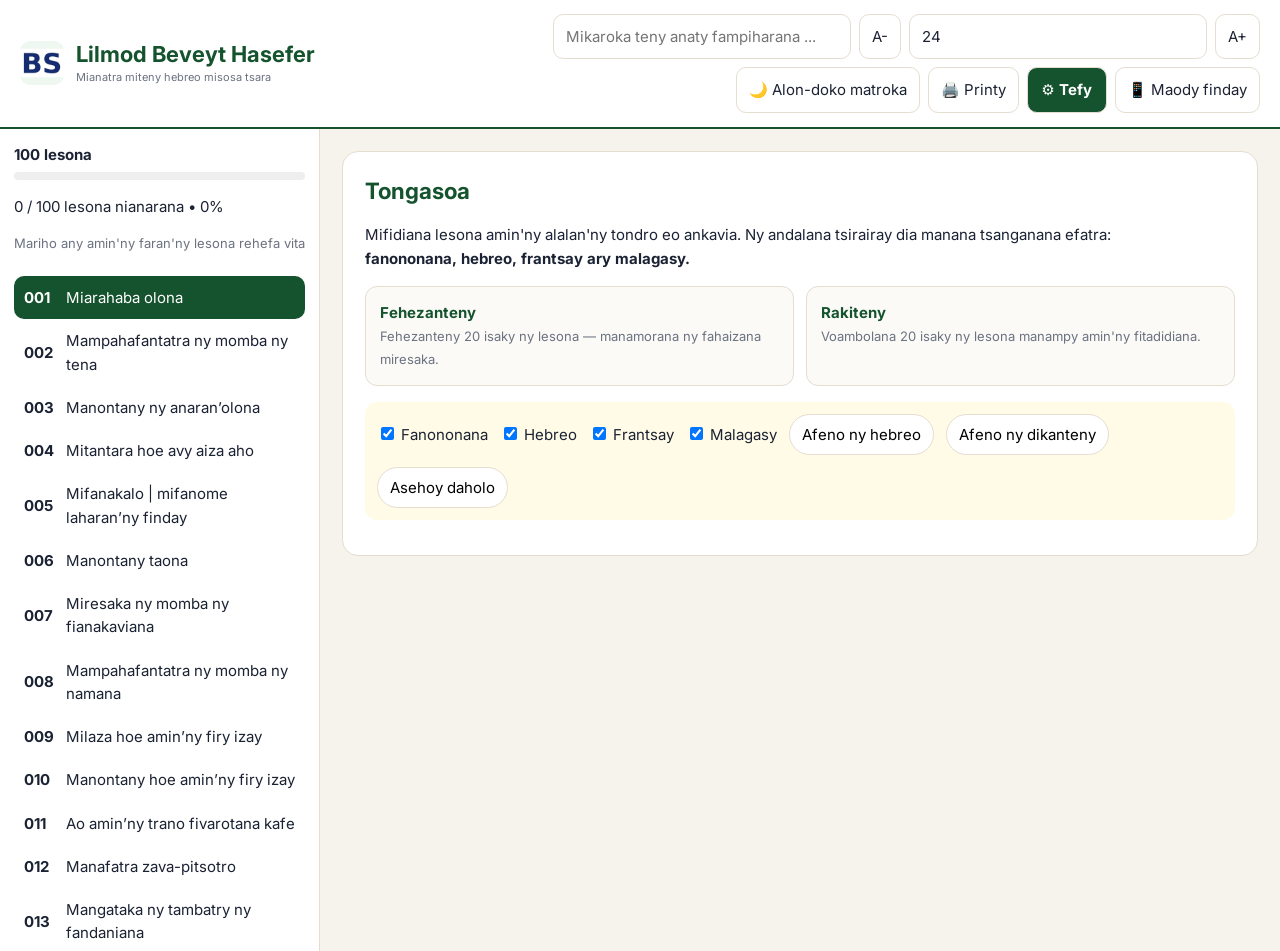
<file: index.html>
<!DOCTYPE html>
<html lang="mg"><head><meta charset="UTF-8"><meta name="viewport" content="width=device-width,initial-scale=1">
<title>Lilmod Beveyt Hasefer</title>
<link rel="stylesheet" href="style.css">
<link rel="icon" type="image/png" href="Logo.png">
<link rel="apple-touch-icon" href="Logo.png">
<link rel="manifest" href="manifest.json">
<meta name="theme-color" content="#14532d">
<link rel="preconnect" href="https://fonts.googleapis.com">
<link href="https://fonts.googleapis.com/css2?family=Frank+Ruhl+Libre:wght@400;500;700&family=Inter:wght@400;500;600;700&display=swap" rel="stylesheet">
</head><body>
<!-- SPLASH: miseho mandritra ny chargement, Splash.png no fond -->
<div id="splash" role="status" aria-label="Miandry kely…"><img class="splash-img" src="Splash.png" alt="" onerror="this.remove()"><div class="splash-box"><div class="splash-title">Lilmod Beveyt Hasefer</div><div class="splash-sub">Hébreu • Prononciation • Français • Malagasy</div><div class="splash-loader"></div><p class="splash-wait">Miandry kely…</p></div></div>
<div id="drawerOverlay" class="drawer-overlay"></div><header class="topbar"><button id="menuBtn" class="menu-btn" type="button" aria-label="Sokafy ny lisitry ny lesona" aria-controls="sidebar" aria-expanded="false">☰</button><div class="brand"><img class="logo-img" src="Logo.png" alt=""><div><h1>Lilmod Beveyt Hasefer</h1><p>Mianatra miteny hebreo misosa tsara</p></div></div>
<div class="controls"><input id="search" type="search" placeholder="Mikaroka teny anaty fampiharana ..." autocomplete="off"><button id="fontMinus" type="button" title="Hampihena ny soratra">A-</button><input id="fontSize" type="number" min="12" max="48" value="24" aria-label="Haben'ny soratra hebreo"><button id="fontPlus" type="button" title="Hampitombo ny soratra">A+</button><button id="toggleDark" type="button">🌙 Alon-doko matroka</button><button id="printBtn" type="button">🖨️ Printy</button><a class="settings-link" href="tefy.html">⚙️ Tefy</a><button id="mobileBtn" type="button">📱 Maody finday</button></div></header>
<div class="layout"><aside id="sidebar"><div class="side-head"><span id="count"></span><div class="progress"><div id="bar"></div></div><p id="progressTxt"></p><p class="hint">Mariho any amin'ny faran'ny lesona rehefa vita</p></div><div id="lessonList"></div></aside>
<main id="main"><div id="welcome" class="welcome"><h2>Tongasoa</h2><p>Mifidiana lesona amin'ny alalan'ny tondro eo ankavia. Ny andalana tsirairay dia manana tsanganana efatra: <br> <b>fanononana, hebreo, frantsay ary malagasy.</b></p>
<div class="cards"><div class="card"><b>Fehezanteny</b><span>Fehezanteny 20 isaky ny lesona — manamorana ny fahaizana miresaka.</span></div><div class="card"><b>Rakiteny</b><span>Voambolana 20 isaky ny lesona manampy amin'ny fitadidiana.</span></div></div>
<div class="toggles"><label><input type="checkbox" id="colPron" checked> Fanononana</label><label><input type="checkbox" id="colHe" checked> Hebreo</label><label><input type="checkbox" id="colFr" checked> Frantsay</label><label><input type="checkbox" id="colMg" checked> Malagasy</label><button id="hideHe" type="button">Afeno ny hebreo</button><button id="hideTrad" type="button">Afeno ny dikanteny</button><button id="showAll" type="button">Asehoy daholo</button></div>
<p class="tip"></p></div><div id="searchResults" class="search-results" hidden></div><div id="lessonView"></div></main></div>
<script src="local-fonts.js"></script>
<script src="script.js"></script>
<script src="search.js"></script></body></html>
</file>
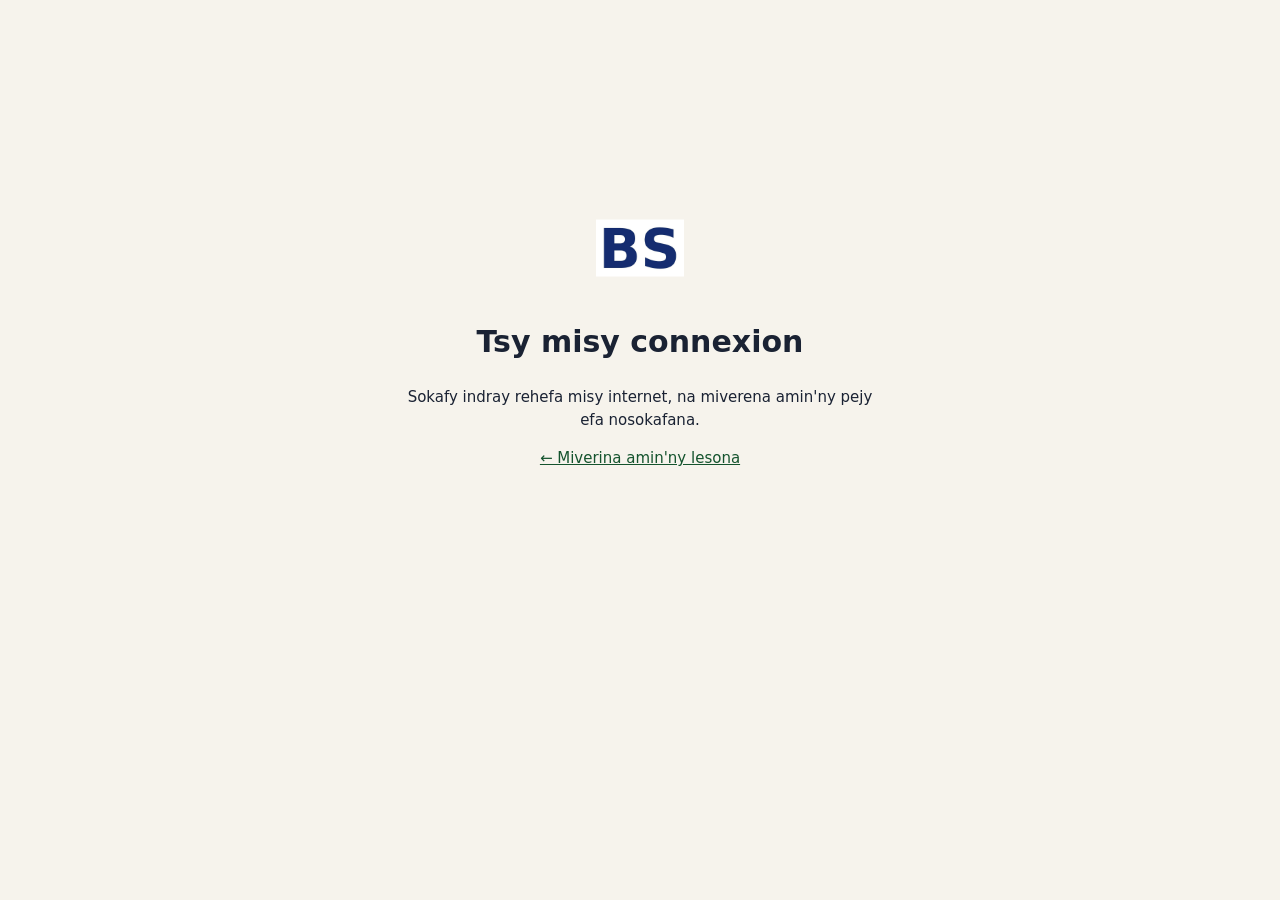
<file: offline.html>
<!DOCTYPE html><html lang="mg"><head><meta charset="UTF-8"><meta name="viewport" content="width=device-width,initial-scale=1">
<title>Tsy misy connexion — Lilmod</title><link rel="stylesheet" href="style.css"><meta name="theme-color" content="#14532d"></head>
<body><main style="max-width:520px;margin:20vh auto;padding:24px;text-align:center">
<img src="Logo.png" alt="BS" style="width:88px;height:88px;object-fit:contain">
<h1>Tsy misy connexion</h1><p>Sokafy indray rehefa misy internet, na miverena amin'ny pejy efa nosokafana.</p>
<p><a href="./index.html">← Miverina amin'ny lesona</a></p></main></body></html>
</file>
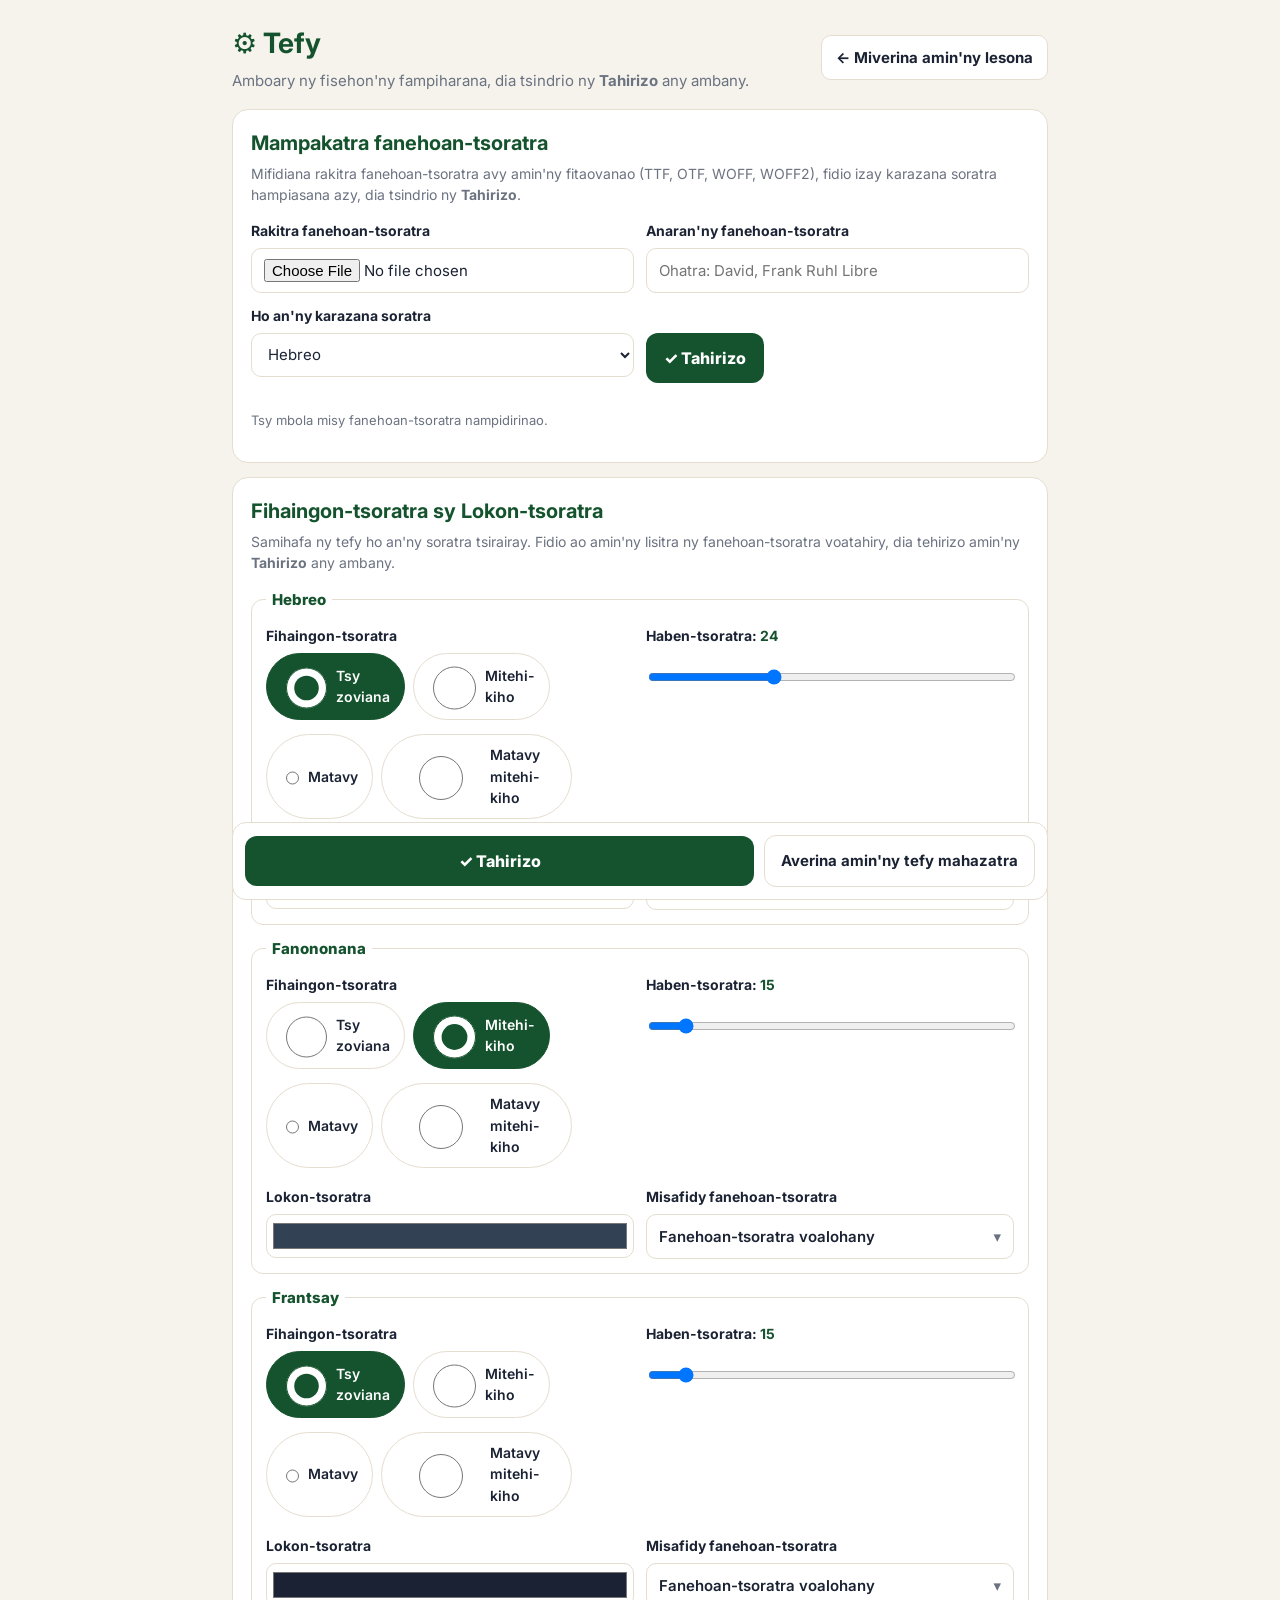
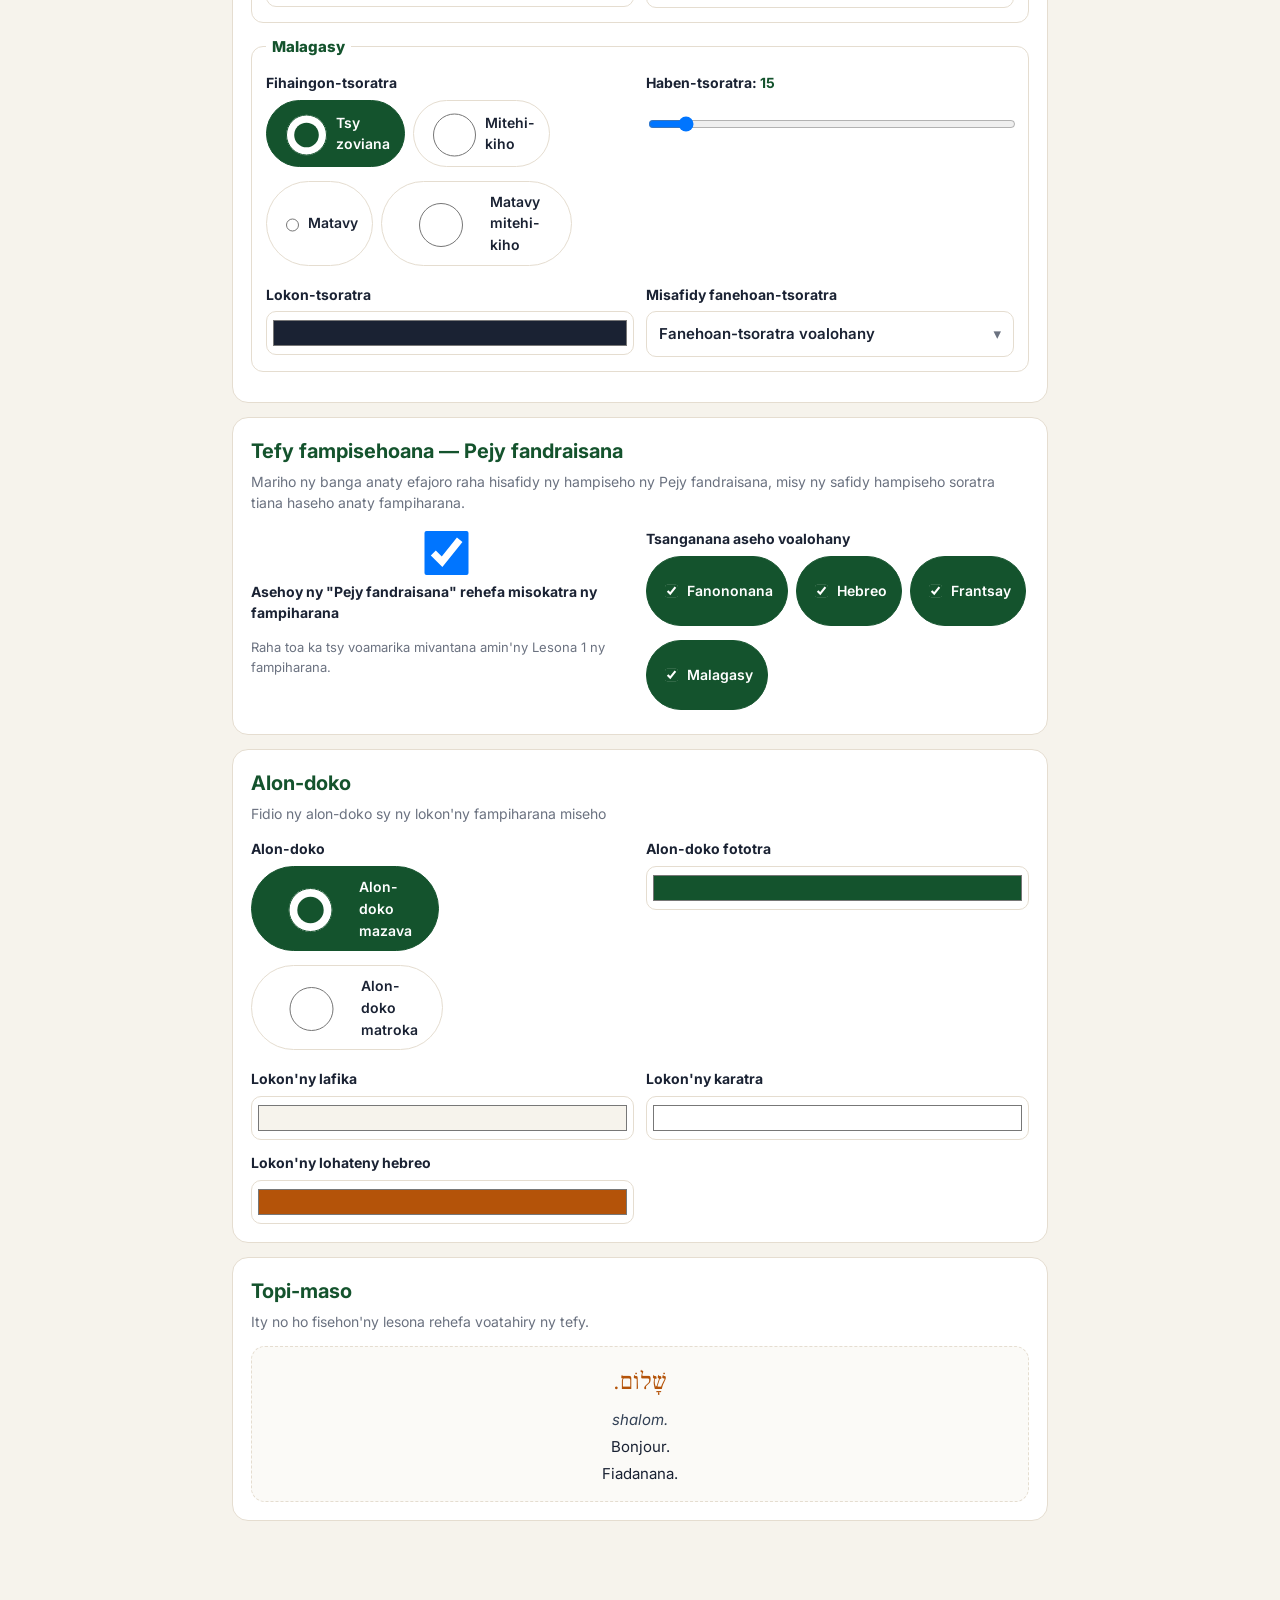
<file: tefy.html>
<!DOCTYPE html>
<html lang="mg"><head><meta charset="UTF-8"><meta name="viewport" content="width=device-width,initial-scale=1">
<title>Tefy — Lilmod Beveyt Hasefer</title>
<link rel="stylesheet" href="style.css">
<link rel="icon" type="image/png" href="Logo.png">
<link rel="apple-touch-icon" href="Logo.png">
<link rel="manifest" href="manifest.json">
<meta name="theme-color" content="#14532d">
<link rel="preconnect" href="https://fonts.googleapis.com">
<link href="https://fonts.googleapis.com/css2?family=Frank+Ruhl+Libre:wght@400;500;700&family=Inter:wght@400;500;600;700&display=swap" rel="stylesheet">
</head><body>
<div id="splash" role="status" aria-label="Miandry kely…"><img class="splash-img" src="Splash.png" alt="" onerror="this.remove()"><div class="splash-box"><div class="splash-title">Lilmod Beveyt Hasefer</div><div class="splash-sub">Hebreo • Fanononana • Frantsay • Malagasy</div><div class="splash-loader" aria-hidden="true"></div><p class="splash-wait">Miandry kely…</p></div></div>
<main class="tefy-page">
<div class="tefy-top"><div><h1>⚙ Tefy</h1><p>Amboary ny fisehon'ny fampiharana, dia tsindrio ny <b>Tahirizo</b> any ambany.</p></div><a class="back-link" href="index.html">← Miverina amin'ny lesona</a></div>

<section class="tefy-card"><h2>Mampakatra fanehoan-tsoratra</h2><p>Mifidiana rakitra fanehoan-tsoratra avy amin'ny fitaovanao (TTF, OTF, WOFF, WOFF2), fidio izay karazana soratra hampiasana azy, dia tsindrio ny <b>Tahirizo</b>.</p>
<div class="tefy-grid">
<div class="field"><label for="fontFile">Rakitra fanehoan-tsoratra</label><input id="fontFile" type="file" accept=".ttf,.otf,.woff,.woff2,font/ttf,font/otf"></div>
<div class="field"><label for="fontName">Anaran'ny fanehoan-tsoratra</label><input id="fontName" type="text" placeholder="Ohatra: David, Frank Ruhl Libre"></div>
<div class="field"><label for="fontKind">Ho an'ny karazana soratra</label><select id="fontKind"><option value="he">Hebreo</option><option value="pron">Fanononana</option><option value="fr">Frantsay</option><option value="mg">Malagasy</option><option value="all">Rehetra</option></select></div>
<div class="field"><label>&nbsp;</label><button id="saveFontBtn" class="btn-save" type="button">✓ Tahirizo</button></div>
</div><p class="note" id="fontStatus"></p>
<div id="fontLibrary" class="font-library"></div></section>

<section class="tefy-card"><h2>Fihaingon-tsoratra sy Lokon-tsoratra</h2><p>Samihafa ny tefy ho an'ny soratra tsirairay. Fidio ao amin'ny lisitra ny fanehoan-tsoratra voatahiry, dia tehirizo amin'ny <b>Tahirizo</b> any ambany.</p>
<div id="textSettings"></div></section>

<section class="tefy-card"><h2>Tefy fampisehoana — Pejy fandraisana</h2><p>Mariho ny banga anaty efajoro raha hisafidy ny hampiseho ny Pejy fandraisana, misy ny safidy hampiseho soratra tiana haseho anaty fampiharana.</p>
<div class="tefy-grid"><div class="field"><label><input type="checkbox" id="showWelcome" checked> Asehoy ny "Pejy fandraisana" rehefa misokatra ny fampiharana</label><p class="note">Raha toa ka tsy voamarika mivantana amin'ny Lesona 1 ny fampiharana.</p></div>
<div class="field"><label>Tsanganana aseho voalohany</label><div class="seg"><label><input type="checkbox" id="col-pron" checked> Fanononana</label><label><input type="checkbox" id="col-he" checked> Hebreo</label><label><input type="checkbox" id="col-fr" checked> Frantsay</label><label><input type="checkbox" id="col-mg" checked> Malagasy</label></div></div></div></section>

<section class="tefy-card"><h2>Alon-doko</h2><p>Fidio ny alon-doko sy ny lokon'ny fampiharana miseho</p>
<div class="tefy-grid">
<div class="field"><label>Alon-doko</label><div class="seg" role="radiogroup"><label><input type="radio" name="theme" value="light"> Alon-doko mazava</label><label><input type="radio" name="theme" value="dark"> Alon-doko matroka</label></div></div>
<div class="field"><label for="brandColor">Alon-doko fototra</label><input id="brandColor" type="color" value="#14532d"></div>
<div class="field"><label for="bgColor">Lokon'ny lafika</label><input id="bgColor" type="color" value="#f6f3ec"></div>
<div class="field"><label for="cardColor">Lokon'ny karatra</label><input id="cardColor" type="color" value="#ffffff"></div>
<div class="field"><label for="accentColor">Lokon'ny lohateny hebreo</label><input id="accentColor" type="color" value="#b45309"></div>
</div></section>

<section class="tefy-card"><h2>Topi-maso</h2><p>Ity no ho fisehon'ny lesona rehefa voatahiry ny tefy.</p>
<div class="tefy-preview"><div class="pv-he">שָׁלוֹם.</div><div class="pv-pron">shalom.</div><div class="pv-fr">Bonjour.</div><div class="pv-mg">Fiadanana.</div></div></section>

<div class="tefy-actions"><button id="saveBtn" class="btn-save" type="button">✓ Tahirizo</button><button id="resetBtn" class="btn-reset" type="button">Averina amin'ny tefy mahazatra</button><span id="saveStatus" class="save-status" role="status"></span></div>
</main>
<script src="local-fonts.js"></script>
<script>
(function(){
var KEY='lilmod_settings', FONTKEY='lilmod_fonts';
var KINDS=[
 {id:'he', label:'Hebreo', sample:'שָׁלוֹם.', sampleClass:'he'},
 {id:'pron', label:'Fanononana', sample:'shalom.', sampleClass:''},
 {id:'fr', label:'Frantsay', sample:'Bonjour.', sampleClass:''},
 {id:'mg', label:'Malagasy', sample:'Fiadanana.', sampleClass:''}
];
var ALL=['he','pron','fr','mg'];
var DEFAULTS={theme:'light',brand:'#14532d',bg:'#f6f3ec',card:'#ffffff',accent:'#b45309',showWelcome:true,cols:{pron:true,he:true,fr:true,mg:true},
 he:{style:'normal',weight:'400',size:24,color:'#b45309',font:''}, pron:{style:'italic',weight:'400',size:15,color:'#334155',font:''},
 fr:{style:'normal',weight:'400',size:15,color:'#1a2233',font:''}, mg:{style:'normal',weight:'400',size:15,color:'#1a2233',font:''}};
function loadSettings(){try{var s=JSON.parse(localStorage.getItem(KEY)||'null');if(!s)return JSON.parse(JSON.stringify(DEFAULTS));var out=JSON.parse(JSON.stringify(DEFAULTS));Object.assign(out,s);KINDS.forEach(function(k){out[k.id]=Object.assign({},DEFAULTS[k.id],s[k.id]||{});});return out;}catch(e){return JSON.parse(JSON.stringify(DEFAULTS));}}
function loadFonts(){try{var f=JSON.parse(localStorage.getItem(FONTKEY)||'[]');return Array.isArray(f)?f:[];}catch(e){return [];}}
function saveFonts(f){ var onlyUser=(f||[]).filter(function(x){ return !x.isDefault && !isDefaultFont(x.name); }); localStorage.setItem(FONTKEY,JSON.stringify(onlyUser)); }
var S=loadSettings(), FONTS=loadFonts(); if(!S.cols) S.cols={pron:true,he:true,fr:true,mg:true};
// Fonts avy amin'ny dossier: ampiana amin'ny lisitra azo safidiana (tsy voatahiry ao amin'ny localStorage)
var DEFAULT_FONT_NAMES=['Ezra SIL','Playpen Variable','David','Lashon Qodesh','Lashon Megilah','Lashon Pictography','Roboto Condensed Light','Perpetua','Georgia','Cambria'];
function isDefaultFont(name){ return DEFAULT_FONT_NAMES.indexOf(name)>=0; }
function mergeBundled(){
 var b=window.__BUNDLED_FONTS||[];
 b.forEach(function(f){ var ex=FONTS.find(function(x){return x.name===f.name;}); var def=(f.isDefault===true)||isDefaultFont(f.name); if(!ex) FONTS.push({name:f.name,data:'',kinds:f.kinds,bundled:true,isDefault:def}); else { ex.isDefault=def; ex.bundled=true; } });
 var kindsFor={ 'Ezra SIL':['he'], 'Playpen Variable':['he'], 'David':['he'], 'Lashon Qodesh':['he'], 'Lashon Megilah':['he'], 'Lashon Pictography':['he'], 'Roboto Condensed Light':['pron','fr','mg'], 'Perpetua':['pron','fr','mg'], 'Georgia':['pron','fr','mg'], 'Cambria':['pron','fr','mg'] };
 DEFAULT_FONT_NAMES.forEach(function(n){ if(!FONTS.find(function(x){return x.name===n;})) FONTS.push({name:n,data:'',kinds:kindsFor[n],bundled:true,isDefault:true}); });
}
mergeBundled(); window.addEventListener('lilmod-fonts-ready',function(){ mergeBundled(); renderLibrary(); renderFontLists(); var st=document.getElementById('bundledFontsStatus'); if(st) st.textContent='✓ Fonts avy amin\'ny dossier: '+(window.__BUNDLED_FONTS||[]).length+' hita.'; });
var pendingFont=null; // {name, data} avy amin'ny rakitra, miandry ny Tahirizo ao amin'ny Mampakatra
function styleParts(v){if(v==='bold')return{style:'normal',weight:'700'};if(v==='italic')return{style:'italic',weight:'400'};if(v==='bolditalic')return{style:'italic',weight:'700'};return{style:'normal',weight:'400'};}
function currentStyle(v){if(v.style==='italic'&&v.weight==='700')return'bolditalic';if(v.weight==='700')return'bold';if(v.style==='italic')return'italic';return'normal';}
function registerFont(name,data){if(!name||!data)return;try{var ff=new FontFace(name,data);ff.load().then(function(l){document.fonts.add(l);}).catch(function(){});}catch(e){}}
FONTS.forEach(function(f){registerFont(f.name,f.data);});
function fontsFor(kind){return FONTS.filter(function(f){return f.kinds.indexOf(kind)>=0||f.kinds.indexOf('all')>=0;});}
function escHtml(s){return String(s||'').replace(/&/g,'&amp;').replace(/</g,'&lt;').replace(/>/g,'&gt;').replace(/"/g,'&quot;');}
function applyPreview(){
 var r=document.documentElement.style;
 r.setProperty('--brand',S.brand); r.setProperty('--bg',S.bg); r.setProperty('--card',S.card);
 r.setProperty('--he-color',S.he.color); r.setProperty('--pron-color',S.pron.color); r.setProperty('--fr-color',S.fr.color); r.setProperty('--mg-color',S.mg.color);
 r.setProperty('--he-size',S.he.size+'px'); r.setProperty('--pron-size',S.pron.size+'px'); r.setProperty('--fr-size',S.fr.size+'px'); r.setProperty('--mg-size',S.mg.size+'px');
 KINDS.forEach(function(k){var p=styleParts(currentStyle(S[k.id])); r.setProperty('--'+k.id+'-style',p.style); r.setProperty('--'+k.id+'-weight',p.weight);
  var fam=S[k.id].font||''; if(fam) r.setProperty('--font-'+(k.id==='he'?'hebrew':k.id), "'"+fam+"', serif");});
 document.body.classList.toggle('dark', S.theme==='dark');
}
/* --- Lisitra: fanehoan-tsoratra voatahiry isaky ny karazana --- */
function renderLibrary(){
 var box=document.getElementById('fontLibrary');
 var seen={}; var userFonts=[];
 FONTS.forEach(function(f){ if(seen[f.name]) return; seen[f.name]=1; var def=f.isDefault||isDefaultFont(f.name); if(!def) userFonts.push(f.name); });
 if(!userFonts.length){ box.innerHTML='<p class="note">Tsy mbola misy fanehoan-tsoratra nampidirinao.</p>'; return; }
 box.innerHTML='<ul class="font-names">'+userFonts.map(function(n){return '<li><span>'+escHtml(n)+'</span><button class="btn-del" type="button" data-del="'+escHtml(n)+'" aria-label="Fafao '+escHtml(n)+'">\u00d7</button></li>';}).join('')+'</ul>';
 box.querySelectorAll('[data-del]').forEach(function(b){b.addEventListener('click',function(){
  var name=b.getAttribute('data-del');
  if(isDefaultFont(name)){ document.getElementById('fontStatus').textContent='Tsy azo fafana ny font default: '+name+'.'; return; }
  FONTS=FONTS.filter(function(f){return f.name!==name;});
  saveFonts(FONTS); renderLibrary(); renderFontLists();
  document.getElementById('fontStatus').textContent='Voafafa ny fanehoan-tsoratra: '+name+'.';
 });});
}
/* --- Lisitra azo safidiana ao amin'ny tefy isaky ny karazana --- */
function renderFontLists(){
mergeBundled();
KINDS.forEach(function(k){
  var holder=document.getElementById('fontpicker-'+k.id); if(!holder)return;
  var list=fontsFor(k.id);
  var current=S[k.id].font||'';
  var currentLabel=current?current:'Fanehoan-tsoratra voalohany';
  holder.innerHTML='<button type="button" class="font-picker-btn" aria-haspopup="true" aria-expanded="false"><span class="font-picker-name">'+escHtml(currentLabel)+'</span><span class="font-picker-arrow" aria-hidden="true">▾</span></button>'
   +'<div class="font-popup" hidden><button type="button" class="font-popup-item" data-font=""><span>Fanehoan-tsoratra voalohany</span>'+(current===''?' <b>✓</b>':'')+'</button>'
   + list.map(function(f){return '<button type="button" class="font-popup-item" data-font="'+escHtml(f.name)+'"><span>'+escHtml(f.name)+'</span>'+(current===f.name?' <b>✓</b>':'')+'</button>';}).join('')
   +(list.length?'':'<p class="note" style="padding:8px 10px">Tsy mbola misy fanehoan-tsoratra voatahiry ho an\'ity karazana ity.</p>')
   +'</div>';
  var btn=holder.querySelector('.font-picker-btn'), popup=holder.querySelector('.font-popup');
  function closeOthers(){ document.querySelectorAll('.font-popup').forEach(function(p){ if(p!==popup){p.hidden=true;} }); document.querySelectorAll('.font-picker-btn').forEach(function(b){ if(b!==btn){b.setAttribute('aria-expanded','false');} }); }
  btn.addEventListener('click',function(e){ e.stopPropagation(); var open=popup.hidden; closeOthers(); popup.hidden=!open; btn.setAttribute('aria-expanded', open?'true':'false'); });
  popup.querySelectorAll('.font-popup-item').forEach(function(item){ item.addEventListener('click',function(){ S[k.id].font=item.getAttribute('data-font'); popup.hidden=true; btn.setAttribute('aria-expanded','false'); applyPreview(); renderFontLists(); }); });
 });
}
document.addEventListener('click',function(e){ if(!e.target.closest('.font-picker')){ document.querySelectorAll('.font-popup').forEach(function(p){p.hidden=true;}); document.querySelectorAll('.font-picker-btn').forEach(function(b){b.setAttribute('aria-expanded','false');}); }});
document.addEventListener('keydown',function(e){ if(e.key==='Escape'){ document.querySelectorAll('.font-popup').forEach(function(p){p.hidden=true;}); document.querySelectorAll('.font-picker-btn').forEach(function(b){b.setAttribute('aria-expanded','false');}); }});
var box=document.getElementById('textSettings');
box.innerHTML=KINDS.map(function(k){return '<fieldset style="border:1px solid var(--line);border-radius:12px;padding:14px;margin:0 0 12px"><legend style="font-weight:800;color:var(--brand);padding:0 6px">'+k.label+'</legend>'
 +'<div class="tefy-grid">'
 +'<div class="field"><label>Fihaingon-tsoratra</label><div class="seg"><label><input type="radio" name="style-'+k.id+'" value="normal"> Tsy zoviana</label><label><input type="radio" name="style-'+k.id+'" value="italic"> Mitehi-kiho</label><label><input type="radio" name="style-'+k.id+'" value="bold"> Matavy</label><label><input type="radio" name="style-'+k.id+'" value="bolditalic"> Matavy mitehi-kiho</label></div></div>'
 +'<div class="field"><label>Haben-tsoratra: <span class="range-val" id="sizeVal-'+k.id+'">'+S[k.id].size+'</span></label><input type="range" id="size-'+k.id+'" min="12" max="48" step="1" value="'+S[k.id].size+'"></div>'
 +'<div class="field"><label>Lokon-tsoratra</label><input type="color" id="color-'+k.id+'" value="'+S[k.id].color+'"></div>'
 +'<div class="field"><label>Misafidy fanehoan-tsoratra</label><div class="font-picker" id="fontpicker-'+k.id+'"></div></div>'
 +'</div></fieldset>';}).join('');
KINDS.forEach(function(k){
 document.querySelector('input[name="style-'+k.id+'"][value="'+currentStyle(S[k.id])+'"]').checked=true;
 var _sizeEl=document.getElementById('size-'+k.id); function _onSize(e){S[k.id].size=+e.target.value;document.getElementById('sizeVal-'+k.id).textContent=S[k.id].size;applyPreview();}
 _sizeEl.addEventListener('input',_onSize); _sizeEl.addEventListener('change',_onSize);
 var _colEl=document.getElementById('color-'+k.id); function _onCol(e){S[k.id].color=e.target.value;applyPreview();}
 _colEl.addEventListener('input',_onCol); _colEl.addEventListener('change',_onCol);
 document.querySelectorAll('input[name="style-'+k.id+'"]').forEach(function(r){r.addEventListener('change',function(){var p=styleParts(r.value);S[k.id].style=p.style;S[k.id].weight=p.weight;applyPreview();});});
});
document.querySelector('input[name="theme"][value="'+S.theme+'"]').checked=true;
document.getElementById('brandColor').value=S.brand;
document.getElementById('bgColor').value=S.bg;
document.getElementById('cardColor').value=S.card;
document.getElementById('accentColor').value=S.accent;
document.querySelectorAll('input[name="theme"]').forEach(function(r){r.addEventListener('change',function(){S.theme=r.value;applyPreview();});});
['brandColor','bgColor','cardColor','accentColor'].forEach(function(id){var el=document.getElementById(id);function _on(e){var key={brandColor:'brand',bgColor:'bg',cardColor:'card',accentColor:'accent'}[id];S[key]=e.target.value;if(key==='accent')S.he.color=e.target.value;applyPreview();} el.addEventListener('input',_on); el.addEventListener('change',_on);});
/* --- Mampakatra + Tahirizo avy hatrany --- */
document.getElementById('fontFile').addEventListener('change',function(e){
 var f=e.target.files[0]; if(!f)return;
 var name=(document.getElementById('fontName').value.trim()||f.name.replace(/\.[^.]+$/,''));
 var rd=new FileReader();
 rd.onload=function(){ pendingFont={name:name,data:rd.result}; document.getElementById('fontName').value=name; document.getElementById('fontStatus').textContent='Vonona ny fanehoan-tsoratra: '+name+'. Tsindrio ny Tahirizo.'; };
 rd.readAsDataURL(f);
});
document.getElementById('fontName').addEventListener('input',function(e){ if(pendingFont) pendingFont.name=e.target.value.trim(); });
document.getElementById('saveFontBtn').addEventListener('click',function(){
 var name=(document.getElementById('fontName').value.trim()||(pendingFont&&pendingFont.name)||'');
 var kind=document.getElementById('fontKind').value;
 var status=document.getElementById('fontStatus');
 if(!name){ status.textContent='Soraty aloha ny anaran\'ny fanehoan-tsoratra, na fidio rakitra iray.'; return; }
 if(pendingFont && pendingFont.name===name){
  // Rakitra vaovao: tehirizina miaraka amin'ny angona
  var kinds = kind==='all'?['all']:[kind];
  var existing=FONTS.find(function(f){return f.name===name;});
  if(existing){ existing.data=pendingFont.data; if(kinds.indexOf('all')>=0) existing.kinds=['all']; else kinds.forEach(function(kx){if(existing.kinds.indexOf(kx)<0)existing.kinds.push(kx);}); }
  else FONTS.push({name:name,data:pendingFont.data,kinds:kinds});
  registerFont(name,pendingFont.data);
  try{ saveFonts(FONTS); }catch(e){ status.textContent='Tsy voatahiry ilay fanehoan-tsoratra (lehibe loatra ny rakitra). Andramo rakitra kely kokoa.'; return; }
  pendingFont=null; document.getElementById('fontFile').value='';
  status.textContent='✓ Voatahiry ny fanehoan-tsoratra: '+name+'.';
  renderLibrary(); renderFontLists(); return;
 }
 // Anarana fotsiny (fanehoan-tsoratra efa ao amin'ny fitaovana / Google Fonts): tehirizina ny anarana
 var kinds2 = kind==='all'?['all']:[kind];
 var ex=FONTS.find(function(f){return f.name===name;});
 if(ex){ if(kinds2.indexOf('all')>=0) ex.kinds=['all']; else kinds2.forEach(function(kx){if(ex.kinds.indexOf(kx)<0)ex.kinds.push(kx);}); }
 else FONTS.push({name:name,data:'',kinds:kinds2});
 try{ saveFonts(FONTS); }catch(e){ status.textContent='Tsy voatahiry. Andramo indray.'; return; }
 status.textContent='✓ Voatahiry ny fanehoan-tsoratra: '+name+'.';
 renderLibrary(); renderFontLists();
});
/* --- Tonga soa + tsanganana: fampisehoana sy fitahirizana --- */
(function(){var w=document.getElementById('showWelcome'); if(w){w.checked=S.showWelcome!==false; w.addEventListener('input',function(){S.showWelcome=w.checked;}); w.addEventListener('change',function(){S.showWelcome=w.checked;});}
 ['pron','he','fr','mg'].forEach(function(k){var el=document.getElementById('col-'+k); if(el){el.checked=S.cols[k]!==false; el.addEventListener('change',function(){S.cols[k]=el.checked;});}});})();
document.getElementById('saveBtn').addEventListener('click',function(){ try{localStorage.setItem('lilmod_cols',JSON.stringify(S.cols));}catch(e){} });
/* --- Tahirizo farany ambany: mitahiry ny safidy rehetra --- */
document.getElementById('saveBtn').addEventListener('click',function(){
 try{ localStorage.setItem(KEY,JSON.stringify(S)); if(S.he&&S.he.size) localStorage.setItem('lilmod_fontsize',String(S.he.size)); document.getElementById('saveStatus').textContent='✓ Voatahiry — miverena amin\'ny lesona hijerena azy'; }
 catch(e){ document.getElementById('saveStatus').textContent='Tsy voatahiry. Andramo indray.'; }
});
document.getElementById('resetBtn').addEventListener('click',function(){
 localStorage.removeItem(KEY); localStorage.removeItem(FONTKEY); localStorage.removeItem('lilmod_fontsize'); localStorage.removeItem('lilmod_cols'); location.reload();
});

/* --- LOCAL: fidio dossier HebrewFonts / LatinaFonts --- */
(function(){
  function wire(id, kind){
    var el=document.getElementById(id); if(!el) return;
    el.addEventListener('change', function(){
      var st=document.getElementById('bundledFontsStatus');
      if(st) st.textContent='Mampiditra fonts…';
      window.lilmodSaveFonts(el.files, kind).then(function(r){
        if(st) st.textContent='✓ Voampiditra: '+r.saved+' font avy amin\'ny dossier. Efa ao amin\'ny pop-up Misafidy fanehoan-tsoratra avokoa.';
        el.value='';
      }).catch(function(){ if(st) st.textContent='Tsy voampiditra. Andramo indray.'; });
    });
  }
  wire('pickHebrewFolder','he');
  wire('pickLatinaFolder','latina');
})();
renderLibrary(); renderFontLists(); applyPreview();
})();
</script></body></html>
</file>
<file: style.css>
/* ===== Lilmod A1 — CSS madio ===== */
:root{--bg:#f6f3ec;--ink:#1a2233;--muted:#6b7280;--brand:#14532d;--accent:#b45309;--line:#e5ddd0;--card:#ffffff;--soft:#fbfaf7;--warn:#fffbe6;--hebrew-size:24px;--base-size:15px;--radius:16px;--font-general:Inter,system-ui,sans-serif;--font-hebrew:'Frank Ruhl Libre','Ezra SIL',serif;--he-color:#b45309;--pron-color:#334155;--fr-color:#1a2233;--mg-color:#1a2233;--he-style:normal;--he-weight:400;--pron-style:italic;--pron-weight:400;--fr-style:normal;--fr-weight:400;--mg-style:normal;--mg-weight:400;--he-size:24px;--pron-size:15px;--fr-size:15px;--mg-size:15px;--font-pron:Inter,system-ui,sans-serif;--font-fr:Inter,system-ui,sans-serif;--font-mg:Inter,system-ui,sans-serif}
*{box-sizing:border-box}
html{-webkit-text-size-adjust:100%}
body{margin:0;font-family:var(--font-general);background:var(--bg);color:var(--ink);font-size:var(--base-size);line-height:1.55}
button,input,select{font:inherit}
button{cursor:pointer}
a{color:var(--brand)}
.sr-only{position:absolute;width:1px;height:1px;overflow:hidden;clip:rect(0,0,0,0);white-space:nowrap}
.menu-btn{display:none}
.drawer-overlay{display:none}
.topbar{display:flex;justify-content:space-between;align-items:center;gap:10px;padding:14px 20px;background:var(--card);border-bottom:2px solid var(--brand);position:sticky;top:0;z-index:20;flex-wrap:wrap}
.brand{display:flex;gap:12px;align-items:center;min-width:0;flex:1 1 auto}
.logo{font-family:var(--font-hebrew);font-size:30px;color:var(--brand);background:#eef7f0;padding:4px 12px;border-radius:10px;flex:none}
.brand h1{margin:0;font-size:22px;color:var(--brand);line-height:1.2}
.brand p{margin:2px 0 0;color:var(--muted);font-size:13px}
.controls{display:flex;gap:8px;align-items:center;flex-wrap:wrap;flex:1 1 480px;justify-content:flex-end}
.controls input{padding:10px 12px;border:1px solid var(--line);border-radius:10px;min-width:240px;flex:1 1 240px;background:var(--card);color:inherit}
.controls input:focus,.controls select:focus,.controls button:focus-visible,.tab:focus-visible,.lesson-item:focus-visible,.result-card:focus-visible{outline:3px solid rgba(20,83,45,.35);outline-offset:1px}
.controls select,.controls button{padding:10px 12px;border-radius:10px;border:1px solid var(--line);background:var(--card);color:inherit;min-height:42px}
.controls button:hover,.controls select:hover{border-color:var(--brand)}
.settings-link{display:inline-flex;align-items:center;gap:6px;padding:10px 14px;border-radius:10px;border:1px solid var(--line);background:var(--brand);color:#fff;text-decoration:none;font-weight:700;min-height:42px}
.settings-link:hover{background:#0f3d22}
.layout{display:grid;grid-template-columns:320px minmax(0,1fr);min-height:calc(100vh - 78px);align-items:start}
#sidebar{background:var(--card);border-right:1px solid var(--line);padding:14px;overflow:auto;max-height:calc(100vh - 78px);position:sticky;top:78px}
.side-head{position:sticky;top:-15px;background:var(--card);padding-bottom:10px;z-index:1}
#count{font-weight:700}
.progress{height:8px;background:#eee;border-radius:20px;overflow:hidden;margin-top:6px}
#bar{height:100%;width:0;background:var(--brand);transition:width .3s}
.hint,.tip,.muted{color:var(--muted);font-size:13px}
.lesson-item{width:100%;text-align:left;display:flex;gap:10px;align-items:center;padding:10px;border:0;border-radius:10px;background:transparent;color:inherit}
.lesson-item:hover{background:#eef7f0}
.lesson-item.active{background:var(--brand);color:#fff}
.lesson-item .num{font-weight:700;min-width:32px;flex:none}
#main{padding:22px;max-width:1080px;width:100%;margin:0 auto;min-width:0}
.welcome{background:var(--card);border-radius:var(--radius);padding:22px;border:1px solid var(--line)}
.welcome h2{margin:0 0 8px;color:var(--brand)}
.cards{display:grid;grid-template-columns:1fr 1fr;gap:12px;margin:16px 0}
.card{border:1px solid var(--line);border-radius:12px;padding:14px;background:var(--soft)}
.card b{display:block;color:var(--brand)}
.card span{color:var(--muted);font-size:13px}
.toggles{display:flex;gap:12px;flex-wrap:wrap;align-items:center;background:var(--warn);padding:12px;border-radius:12px}
.toggles label{cursor:pointer}
.toggles button{padding:8px 12px;border-radius:999px;border:1px solid var(--line);background:#fff;cursor:pointer}
.lesson-head{display:flex;justify-content:space-between;gap:12px;flex-wrap:wrap;align-items:end}
.lesson-head h2{margin:0;font-size:28px;color:var(--brand)}
.lesson-head .he-title{font-family:var(--font-hebrew);font-size:30px;color:var(--he-color);direction:rtl;font-style:var(--he-style);font-weight:var(--he-weight)}
.lesson-head .sub{color:var(--muted);margin:4px 0 0}
.tabs{display:flex;gap:8px;margin:16px 0;flex-wrap:wrap}
.tab{padding:10px 16px;border-radius:999px;border:1px solid var(--line);background:var(--card);font-weight:600;color:inherit}
.tab.active{background:var(--brand);color:#fff;border-color:var(--brand)}
.page{background:var(--card);border:1px solid var(--line);border-radius:var(--radius);padding:22px;overflow-x:auto}
.page h3{color:var(--brand);margin:0 0 12px}
table{width:100%;border-collapse:collapse}
th{background:var(--brand);color:#fff;text-align:left;padding:10px}
td{padding:10px;border-bottom:1px solid var(--line);vertical-align:middle}
td.he-cell{font-family:var(--font-hebrew);font-size:var(--he-size);direction:rtl;text-align:right;white-space:nowrap;line-height:1.6;color:var(--he-color);font-style:var(--he-style);font-weight:var(--he-weight)}
td.pron{font-family:var(--font-pron);font-size:var(--pron-size);font-style:var(--pron-style);font-weight:var(--pron-weight);color:var(--pron-color)}
td.col-fr{font-family:var(--font-fr);font-size:var(--fr-size);font-style:var(--fr-style);font-weight:var(--fr-weight);color:var(--fr-color)}
td.col-mg{font-family:var(--font-mg);font-size:var(--mg-size);font-style:var(--mg-style);font-weight:var(--mg-weight);color:var(--mg-color)}
tr:hover td{background:var(--soft)}
.check{display:flex;gap:16px;flex-wrap:wrap;margin-top:18px;background:var(--warn);padding:14px;border-radius:12px;align-items:center}
.nav{display:flex;justify-content:space-between;margin-top:18px;gap:12px}
.nav button{padding:11px 18px;border-radius:999px;border:1px solid var(--line);background:var(--card);font-weight:600;color:inherit}
.search-results{display:flex;flex-direction:column;gap:12px}
.search-results[hidden]{display:none!important}
.search-results-head{background:var(--card);border:1px solid var(--line);border-radius:14px;padding:14px 16px}
.search-results-head h2{margin:0 0 4px;color:var(--brand);font-size:22px}
.search-results-head p{margin:0;color:var(--muted);font-size:14px}
.result-card{background:var(--card);border:1px solid var(--line);border-radius:16px;padding:16px;text-align:center;width:100%}
.result-card:hover{border-color:var(--brand);box-shadow:0 4px 18px rgba(20,83,45,.12)}
.result-card .rc-he{font-family:var(--font-hebrew);font-size:var(--he-size);direction:rtl;color:var(--he-color);line-height:1.6;font-style:var(--he-style);font-weight:var(--he-weight)}
.result-card .rc-pron{font-family:var(--font-pron);font-size:var(--pron-size);font-style:var(--pron-style);font-weight:var(--pron-weight);color:var(--pron-color);margin-top:6px}
.result-card .rc-fr{font-family:var(--font-fr);font-size:var(--fr-size);font-style:var(--fr-style);font-weight:var(--fr-weight);color:var(--fr-color);margin-top:4px}
.result-card .rc-mg{font-family:var(--font-mg);font-size:var(--mg-size);font-style:var(--mg-style);font-weight:var(--mg-weight);color:var(--mg-color);margin-top:4px}
.result-card .rc-meta{margin-top:10px;font-size:13px;color:var(--muted)}
body.dark{--bg:#111827;--ink:#f3f4f6;--muted:#9ca3af;--line:#374151;--card:#1f2937;--soft:#111827;--warn:#1f2937}
.dark .controls input,.dark .controls button,.dark .controls select,.dark .tab,.dark .nav button,.dark .toggles button{background:#1f2937;color:#f3f4f6}
.dark .lesson-item:hover{background:#374151}
body.hide-he .he-col{display:none}
body.hide-trad .fr-col,body.hide-trad .mg-col{display:none}
.tefy-page{max-width:860px;margin:0 auto;padding:22px}
.tefy-top{display:flex;justify-content:space-between;align-items:center;gap:12px;flex-wrap:wrap;margin-bottom:16px}
.tefy-top h1{margin:0;color:var(--brand);font-size:28px}
.tefy-top p{margin:4px 0 0;color:var(--muted)}
.back-link{display:inline-flex;align-items:center;gap:6px;padding:10px 14px;border-radius:10px;border:1px solid var(--line);background:var(--card);color:inherit;text-decoration:none;font-weight:700}
.tefy-card{background:var(--card);border:1px solid var(--line);border-radius:16px;padding:18px;margin-bottom:14px}
.tefy-card h2{margin:0 0 4px;color:var(--brand);font-size:20px}
.tefy-card>p{margin:0 0 14px;color:var(--muted);font-size:14px}
.tefy-grid{display:grid;grid-template-columns:1fr 1fr;gap:12px}
.field label{display:block;font-weight:700;margin-bottom:6px;font-size:14px}
.field input,.field select{width:100%;padding:10px 12px;border:1px solid var(--line);border-radius:10px;background:var(--card);color:inherit;min-height:44px}
.field input[type=color]{padding:4px;height:44px;cursor:pointer}
.field input[type=range]{padding:0}
.field .range-val{font-weight:700;color:var(--brand)}
.seg{display:flex;gap:8px;flex-wrap:wrap}
.seg label{display:inline-flex;align-items:center;gap:6px;padding:9px 14px;border:1px solid var(--line);border-radius:999px;background:var(--card);cursor:pointer;font-weight:600}
.seg label:has(input:checked){background:var(--brand);color:#fff;border-color:var(--brand)}
.seg input{accent-color:var(--brand)}
.tefy-preview{border:1px dashed var(--line);border-radius:14px;padding:16px;text-align:center;background:var(--soft)}
.tefy-preview .pv-he{font-family:var(--font-hebrew);font-size:var(--he-size);direction:rtl;color:var(--he-color);font-style:var(--he-style);font-weight:var(--he-weight);line-height:1.6}
.tefy-preview .pv-pron{font-family:var(--font-pron);font-size:var(--pron-size);font-style:var(--pron-style);font-weight:var(--pron-weight);color:var(--pron-color);margin-top:6px}
.tefy-preview .pv-fr{font-family:var(--font-fr);font-size:var(--fr-size);font-style:var(--fr-style);font-weight:var(--fr-weight);color:var(--fr-color);margin-top:4px}
.tefy-preview .pv-mg{font-family:var(--font-mg);font-size:var(--mg-size);font-style:var(--mg-style);font-weight:var(--mg-weight);color:var(--mg-color);margin-top:4px}
.tefy-actions{position:sticky;bottom:0;display:flex;gap:10px;flex-wrap:wrap;align-items:center;background:var(--card);border:1px solid var(--line);border-radius:14px;padding:12px;margin-top:8px}
.btn-save{flex:1 1 200px;padding:13px 18px;border:0;border-radius:12px;background:var(--brand);color:#fff;font-weight:800;font-size:16px}
.btn-reset{padding:13px 16px;border-radius:12px;border:1px solid var(--line);background:var(--card);color:inherit;font-weight:700}
.save-status{font-weight:700;color:var(--brand);min-height:22px}
.save-status:empty{display:none}
.note{color:var(--muted);font-size:13px}
/* ===== MENU / TIROIR — miankina amin'ny class is-mobile ===== */
body.is-mobile .menu-btn{display:inline-flex;align-items:center;justify-content:center;padding:10px 13px;border-radius:10px;border:1px solid var(--line);background:var(--card);color:inherit;font-weight:700;font-size:19px;flex:none;min-height:44px;min-width:44px}
body.is-mobile.drawer-open .menu-btn{background:var(--brand);color:#fff;border-color:var(--brand)}
body.is-mobile .layout{display:block;min-height:0}
body.is-mobile #sidebar{position:fixed;top:0;left:0;bottom:0;width:min(86vw,340px);max-height:none;z-index:60;transform:translateX(-105%);transition:transform .25s ease;box-shadow:0 0 30px rgba(0,0,0,.3);visibility:hidden}
body.is-mobile.drawer-open #sidebar{transform:translateX(0);visibility:visible}
body.is-mobile.drawer-open .drawer-overlay{display:block;position:fixed;inset:0;background:rgba(0,0,0,.45);z-index:55}
body.is-mobile.drawer-open{overflow:hidden}

@media (max-width:820px){

.topbar{position:sticky;top:0;z-index:30}
.brand{flex:1 1 auto}
.brand h1{font-size:18px}.brand p{font-size:11px}.logo{font-size:24px;padding:2px 8px}
.controls{flex:1 1 100%;justify-content:stretch}
.controls input{flex:1 1 100%;min-width:0;order:-1;font-size:16px;padding:11px 12px}
.controls button,.controls select,.settings-link{flex:1 1 auto;min-height:44px;font-size:14px}
#main{padding:12px}
.lesson-head{text-align:center;justify-content:center;align-items:center}
.lesson-head>div{width:100%}
.lesson-head h2{font-size:22px}
.lesson-head .he-title{font-size:24px}
.tabs{flex-wrap:nowrap;overflow-x:auto;padding-bottom:4px;-webkit-overflow-scrolling:touch}
.tab{white-space:nowrap;padding:9px 13px;font-size:14px;flex:none}
.page{padding:12px;overflow-x:hidden}
.cards{grid-template-columns:1fr 1fr;gap:8px}
.card{padding:10px;font-size:14px}
.toggles{gap:8px;font-size:14px}
.page table,.page thead,.page tbody,.page th,.page td,.page tr{display:block;width:100%}
.page thead{display:none!important}
.page table{border:0}
.page tbody tr{border:1px solid var(--line);border-radius:16px;margin-bottom:12px;padding:14px 12px;background:var(--card);display:flex;flex-direction:column;align-items:center;justify-content:center;text-align:center;gap:2px}
.page tbody tr:hover td{background:transparent}
.page tbody td{border:0;padding:4px 0;text-align:center!important;display:flex;flex-direction:column;align-items:center;justify-content:center}
.page tbody td::before{display:none!important;content:none!important}
.page td.he-cell{white-space:normal;font-size:var(--he-size);text-align:center!important}
.page td.pron{font-size:var(--pron-size)}
.check{flex-direction:column;gap:8px;align-items:stretch}
.nav{position:sticky;bottom:0;background:var(--bg);padding:10px 0;gap:10px;z-index:5}
.nav button{flex:1;padding:12px}
.lesson-item{padding:12px 10px;font-size:15px}
.search-results{gap:10px}
.result-card{padding:16px 12px}
.tefy-page{padding:12px}
.tefy-grid{grid-template-columns:1fr}
.tefy-actions{position:sticky;bottom:0;bottom:env(safe-area-inset-bottom);z-index:50;box-shadow:0 -4px 18px rgba(0,0,0,.12)}
.btn-save{flex:1 1 100%}

}

/* Fomba finday an-tery amin'ny solosaina */
body.mobile-view .topbar{position:sticky;top:0;z-index:30}
body.mobile-view .brand{flex:1 1 auto}
body.mobile-view .brand h1{font-size:18px}.brand p{font-size:11px}.logo{font-size:24px;padding:2px 8px}
body.mobile-view .controls{flex:1 1 100%;justify-content:stretch}
body.mobile-view .controls input{flex:1 1 100%;min-width:0;order:-1;font-size:16px;padding:11px 12px}
body.mobile-view .controls button, body.mobile-view .controls select, body.mobile-view .settings-link{flex:1 1 auto;min-height:44px;font-size:14px}
body.mobile-view #main{padding:12px}
body.mobile-view .lesson-head{text-align:center;justify-content:center;align-items:center}
body.mobile-view .lesson-head>div{width:100%}
body.mobile-view .lesson-head h2{font-size:22px}
body.mobile-view .lesson-head .he-title{font-size:24px}
body.mobile-view .tabs{flex-wrap:nowrap;overflow-x:auto;padding-bottom:4px;-webkit-overflow-scrolling:touch}
body.mobile-view .tab{white-space:nowrap;padding:9px 13px;font-size:14px;flex:none}
body.mobile-view .page{padding:12px;overflow-x:hidden}
body.mobile-view .cards{grid-template-columns:1fr 1fr;gap:8px}
body.mobile-view .card{padding:10px;font-size:14px}
body.mobile-view .toggles{gap:8px;font-size:14px}
body.mobile-view .page table, body.mobile-view .page thead, body.mobile-view .page tbody, body.mobile-view .page th, body.mobile-view .page td, body.mobile-view .page tr{display:block;width:100%}
body.mobile-view .page thead{display:none!important}
body.mobile-view .page table{border:0}
body.mobile-view .page tbody tr{border:1px solid var(--line);border-radius:16px;margin-bottom:12px;padding:14px 12px;background:var(--card);display:flex;flex-direction:column;align-items:center;justify-content:center;text-align:center;gap:2px}
body.mobile-view .page tbody tr:hover td{background:transparent}
body.mobile-view .page tbody td{border:0;padding:4px 0;text-align:center!important;display:flex;flex-direction:column;align-items:center;justify-content:center}
body.mobile-view .page tbody td::before{display:none!important;content:none!important}
body.mobile-view .page td.he-cell{white-space:normal;font-size:var(--he-size);text-align:center!important}
body.mobile-view .page td.pron{font-size:var(--pron-size)}
body.mobile-view .check{flex-direction:column;gap:8px;align-items:stretch}
body.mobile-view .nav{position:sticky;bottom:0;background:var(--bg);padding:10px 0;gap:10px;z-index:5}
body.mobile-view .nav button{flex:1;padding:12px}
body.mobile-view .lesson-item{padding:12px 10px;font-size:15px}
body.mobile-view .search-results{gap:10px}
body.mobile-view .result-card{padding:16px 12px}
body.mobile-view .tefy-page{padding:12px}
body.mobile-view .tefy-grid{grid-template-columns:1fr}
body.mobile-view .tefy-actions{position:sticky;bottom:0;bottom:env(safe-area-inset-bottom);z-index:50;box-shadow:0 -4px 18px rgba(0,0,0,.12)}
body.mobile-view .btn-save{flex:1 1 100%}

@media (max-width:420px){
  .cards{grid-template-columns:1fr}
  .brand p{display:none}
  body.mobile-view .cards{grid-template-columns:1fr}
  body.mobile-view .brand p{display:none}
}
@media print{.topbar,.menu-btn,.layout aside,.tabs,.nav,.controls,.toggles{display:none!important}.layout{display:block}#main{max-width:none}.page{border:0}}

/* Lisitry ny fanehoan-tsoratra voatahiry */
.font-list{display:flex;flex-direction:column;gap:8px;margin-top:4px}
.font-list label{display:flex;align-items:center;gap:10px;padding:10px 12px;border:1px solid var(--line);border-radius:12px;background:var(--card);cursor:pointer;font-weight:600}
.font-list label:has(input:checked){border-color:var(--brand);background:#eef7f0;box-shadow:0 0 0 1px var(--brand) inset}
.dark .font-list label:has(input:checked){background:#1f2937}
.font-list input{accent-color:var(--brand);flex:none}
.font-list .font-sample{font-size:18px}
.font-list .font-sample.he{font-size:22px;direction:rtl}
.font-library{display:flex;flex-direction:column;gap:10px;margin-top:14px}
.font-lib-group{border:1px solid var(--line);border-radius:12px;padding:12px;background:var(--soft)}
.font-lib-group h3{margin:0 0 8px;font-size:15px;color:var(--brand)}
.font-lib-group ul{list-style:none;margin:0;padding:0;display:flex;flex-direction:column;gap:6px}
.font-lib-group li{display:flex;align-items:center;justify-content:space-between;gap:10px;padding:8px 10px;border:1px solid var(--line);border-radius:10px;background:var(--card)}
.font-lib-group .font-sample{font-size:18px}
.font-lib-group .font-sample.he{font-size:22px;direction:rtl}
.btn-del{padding:6px 12px;border-radius:999px;border:1px solid var(--line);background:var(--card);color:inherit;font-weight:700;cursor:pointer}
.btn-del:hover{border-color:#b91c1c;color:#b91c1c}

/* Misafidy fanehoan-tsoratra — pop-up kely eo ambany */
.font-picker{position:relative}
.font-picker-btn{display:flex;align-items:center;gap:10px;width:100%;padding:10px 12px;border:1px solid var(--line);border-radius:10px;background:var(--card);color:inherit;font-weight:600;text-align:left;min-height:44px;cursor:pointer}
.font-picker-btn:hover{border-color:var(--brand)}
.font-picker-btn .font-sample{font-size:18px;flex:none}
.font-picker-btn .font-sample.he{font-size:22px;direction:rtl}
.font-picker-name{flex:1;min-width:0;overflow:hidden;text-overflow:ellipsis;white-space:nowrap}
.font-picker-arrow{flex:none;color:var(--muted)}
.font-popup{position:absolute;left:0;right:0;top:calc(100% + 6px);z-index:40;display:flex;flex-direction:column;gap:4px;max-height:240px;overflow:auto;padding:6px;border:1px solid var(--line);border-radius:12px;background:var(--card);box-shadow:0 12px 30px rgba(0,0,0,.15)}
.font-popup[hidden]{display:none!important}
.font-popup-item{display:flex;align-items:center;gap:10px;width:100%;padding:9px 10px;border:0;border-radius:10px;background:transparent;color:inherit;text-align:left;cursor:pointer;font-weight:600}
.font-popup-item:hover{background:#eef7f0}
.dark .font-popup-item:hover{background:#374151}
.font-popup-item .font-sample{font-size:18px;flex:none}
.font-popup-item .font-sample.he{font-size:22px;direction:rtl}
.font-popup-item b{margin-left:auto;color:var(--brand)}

/* Lisitra tsotra: anaran'ny fanehoan-tsoratra voatahiry fotsiny */
.font-names{list-style:none;margin:10px 0 0;padding:0;display:flex;flex-wrap:wrap;gap:8px}
.font-names li{display:inline-flex;align-items:center;gap:6px;padding:7px 10px;border:1px solid var(--line);border-radius:999px;background:var(--card);font-weight:600}
.font-names .btn-del{padding:0 4px;border:0;background:transparent;color:var(--muted);font-size:16px;line-height:1}
.font-names .btn-del:hover{color:#b91c1c}

/* ===== Tefy amin'ny mobile: popup fanehoan-tsoratra + Save hita foana ===== */
@media (max-width:820px){
  .tefy-page{padding-bottom:110px}
  .font-picker{position:static}
  .font-popup{position:fixed;left:12px;right:12px;top:auto;bottom:calc(92px + env(safe-area-inset-bottom));max-height:46vh;z-index:80}
  .field input,.field select,.seg label,.font-picker-btn{min-height:48px}
  .field input[type=range]{min-height:44px;touch-action:pan-x}
  .field input[type=color]{min-height:48px}
  .seg label{flex:1 1 44%}
  input,select,button{font-size:16px}
}
html{-webkit-tap-highlight-color:transparent}
button,input,select,label{ -webkit-tap-highlight-color:transparent; touch-action:manipulation }

/* ===== SPLASH + LOGO (Logo.png / Splash.png) ===== */
#splash{position:fixed;inset:0;z-index:200;background:#14532d;display:flex;align-items:center;justify-content:center;overflow:hidden;transition:opacity .45s ease,visibility .45s}
#splash.done{opacity:0;visibility:hidden;pointer-events:none}
.splash-img{position:absolute;inset:0;width:100%;height:100%;object-fit:cover}
.splash-box{position:relative;text-align:center;color:#fff;background:rgba(0,0,0,.45);padding:26px 30px;border-radius:18px;max-width:min(88vw,420px)}
.splash-title{font-size:26px;font-weight:800}
.splash-sub{opacity:.9;margin-top:6px;font-size:14px}
.splash-loader{width:44px;height:44px;margin:18px auto 0;border:4px solid rgba(255,255,255,.35);border-top-color:#fff;border-radius:50%;animation:splashspin 1s linear infinite}
@keyframes splashspin{to{transform:rotate(360deg)}}
.splash-wait{margin:10px 0 0;opacity:.9}
.logo-img{width:44px;height:44px;object-fit:contain;border-radius:10px;background:#eef7f0;flex:none}
body.no-welcome #welcome{display:none!important}
</file>
